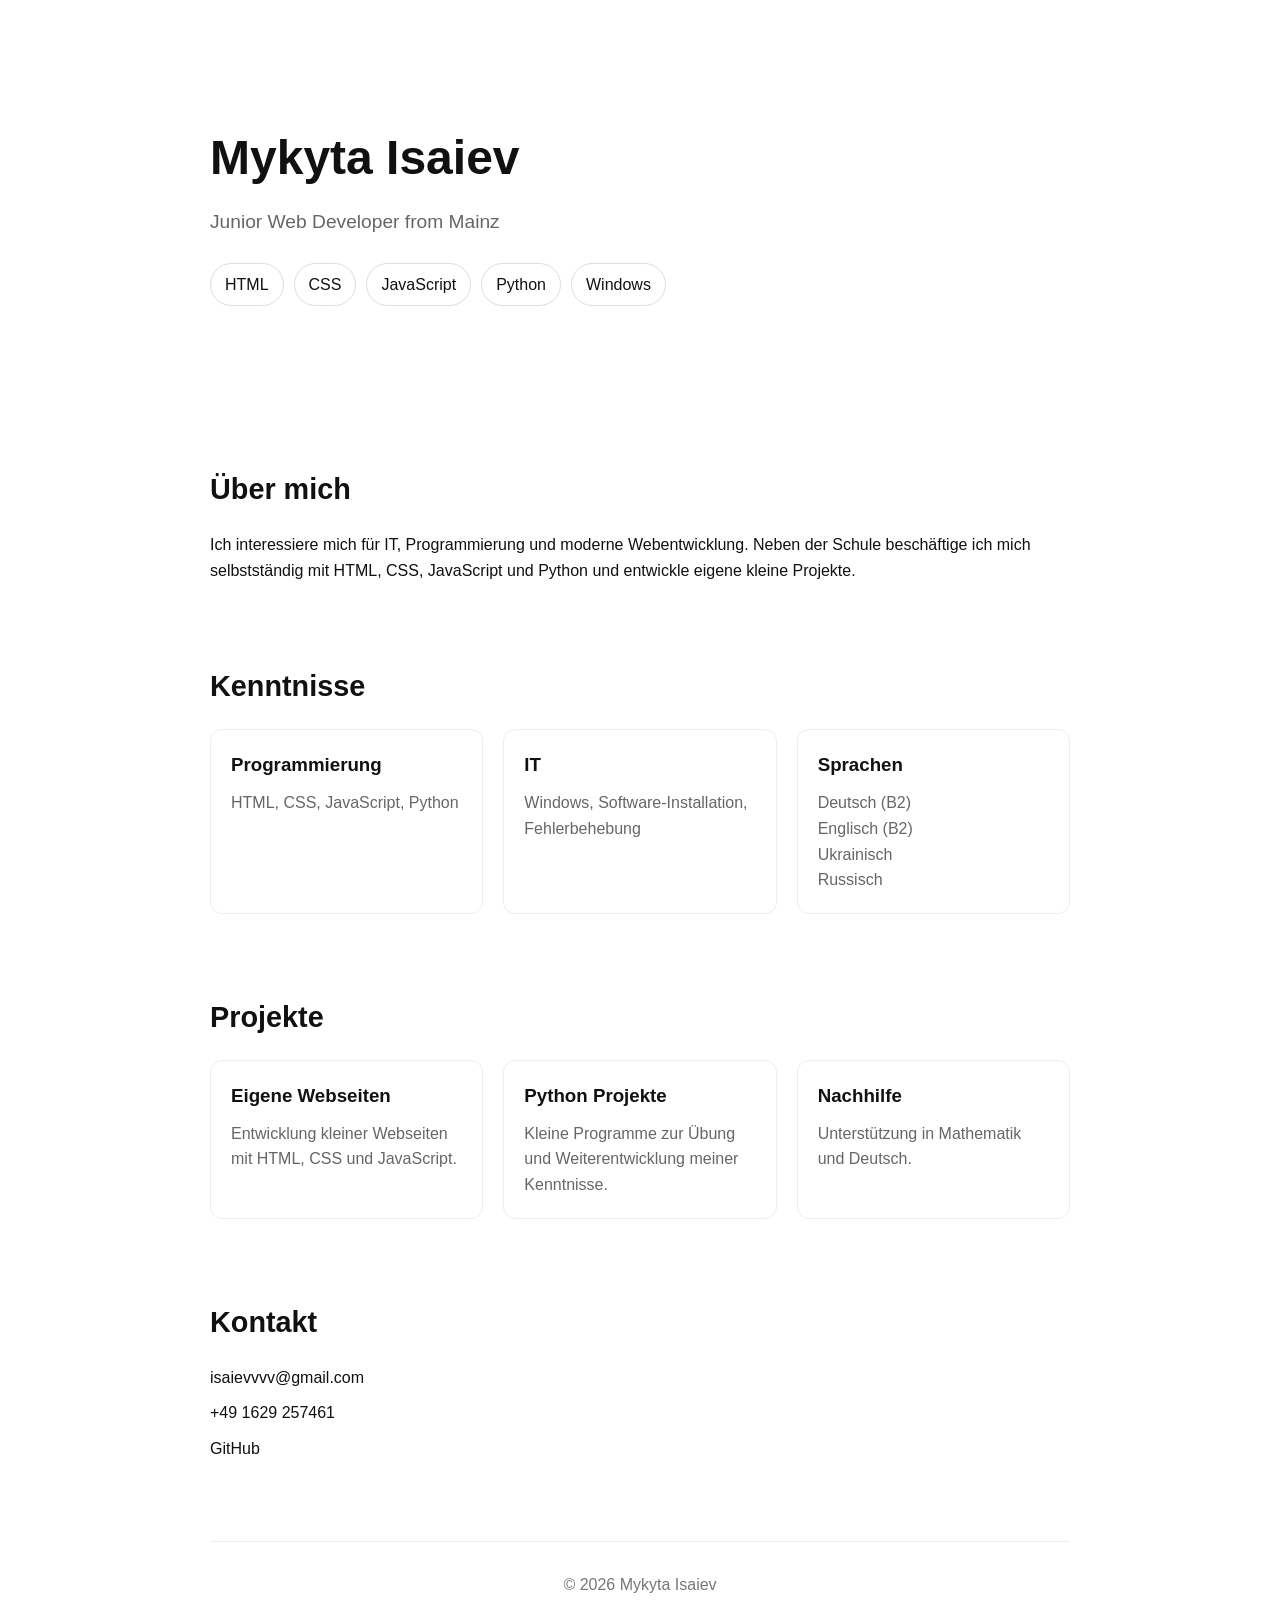
<file: cv.html>
<!DOCTYPE html>
<html lang="de">
<head>
<meta charset="UTF-8">
<meta name="viewport" content="width=device-width, initial-scale=1.0">
<title>Mykyta Isaiev | Portfolio</title>

<style>
*{
    margin:0;
    padding:0;
    box-sizing:border-box;
}

body{
    font-family:Arial, Helvetica, sans-serif;
    background:#fff;
    color:#111;
    line-height:1.6;
}

.container{
    max-width:900px;
    margin:auto;
    padding:40px 20px;
}

header{
    padding:80px 0;
}

h1{
    font-size:3rem;
    margin-bottom:10px;
}

.subtitle{
    color:#666;
    font-size:1.2rem;
}

.skills{
    display:flex;
    flex-wrap:wrap;
    gap:10px;
    margin-top:25px;
}

.skills span{
    border:1px solid #ddd;
    padding:8px 14px;
    border-radius:50px;
}

section{
    margin-top:80px;
}

h2{
    margin-bottom:20px;
    font-size:1.8rem;
}

.grid{
    display:grid;
    grid-template-columns:repeat(auto-fit,minmax(250px,1fr));
    gap:20px;
}

.card{
    border:1px solid #eee;
    padding:20px;
    border-radius:12px;
}

.card h3{
    margin-bottom:10px;
}

.card p{
    color:#666;
}

.contact a{
    display:block;
    color:#111;
    text-decoration:none;
    margin-bottom:10px;
}

footer{
    margin-top:80px;
    padding-top:30px;
    border-top:1px solid #eee;
    color:#777;
    text-align:center;
}

@media(max-width:768px){
    h1{
        font-size:2.2rem;
    }
}
</style>
</head>
<body>

<div class="container">

<header>
    <h1>Mykyta Isaiev</h1>
    <p class="subtitle">
        Junior Web Developer from Mainz
    </p>

    <div class="skills">
        <span>HTML</span>
        <span>CSS</span>
        <span>JavaScript</span>
        <span>Python</span>
        <span>Windows</span>
    </div>
</header>

<section>
    <h2>Über mich</h2>
    <p>
        Ich interessiere mich für IT, Programmierung und moderne
        Webentwicklung. Neben der Schule beschäftige ich mich
        selbstständig mit HTML, CSS, JavaScript und Python und
        entwickle eigene kleine Projekte.
    </p>
</section>

<section>
    <h2>Kenntnisse</h2>

    <div class="grid">

        <div class="card">
            <h3>Programmierung</h3>
            <p>
                HTML, CSS, JavaScript, Python
            </p>
        </div>

        <div class="card">
            <h3>IT</h3>
            <p>
                Windows, Software-Installation,
                Fehlerbehebung
            </p>
        </div>

        <div class="card">
            <h3>Sprachen</h3>
            <p>
                Deutsch (B2)<br>
                Englisch (B2)<br>
                Ukrainisch<br>
                Russisch
            </p>
        </div>

    </div>
</section>

<section>
    <h2>Projekte</h2>

    <div class="grid">

        <div class="card">
            <h3>Eigene Webseiten</h3>
            <p>
                Entwicklung kleiner Webseiten mit
                HTML, CSS und JavaScript.
            </p>
        </div>

        <div class="card">
            <h3>Python Projekte</h3>
            <p>
                Kleine Programme zur Übung und
                Weiterentwicklung meiner Kenntnisse.
            </p>
        </div>

        <div class="card">
            <h3>Nachhilfe</h3>
            <p>
                Unterstützung in Mathematik und Deutsch.
            </p>
        </div>

    </div>
</section>

<section>
    <h2>Kontakt</h2>

    <div class="contact">
        <a href="mailto:isaievvvv@gmail.com">
            isaievvvv@gmail.com
        </a>

        <a href="tel:+491629257461">
            +49 1629 257461
        </a>

        <a href="https://github.com/snxq0">
            GitHub 
        </a>
    </div>
</section>

<footer>
    © 2026 Mykyta Isaiev
</footer>

</div>

</body>
</html>
</file>
